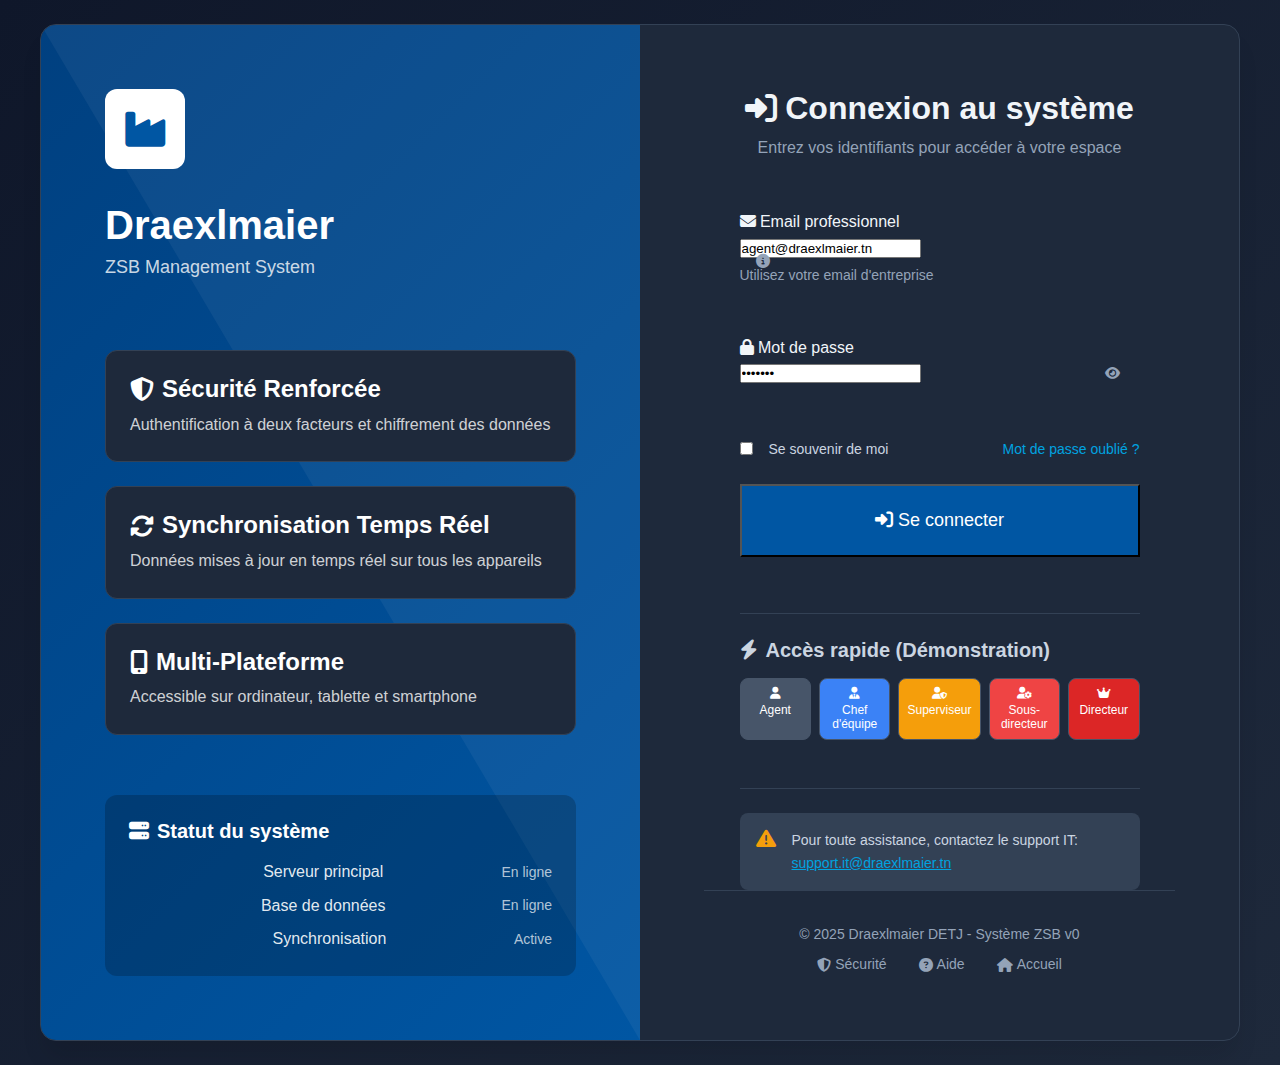
<file: index.html>
<!DOCTYPE html>
<html lang="fr">
<head>
    <meta charset="UTF-8">
    <meta name="viewport" content="width=device-width, initial-scale=1.0">
    <title>Connexion - ZSB Management System</title>
    <link rel="stylesheet" href="css/main.css">
    <link rel="stylesheet" href="css/auth.css">
    <link rel="stylesheet" href="https://cdnjs.cloudflare.com/ajax/libs/font-awesome/6.4.0/css/all.min.css">
    <link rel="icon" type="image/png" href="assets/favicon.ico">
</head>
<body class="auth-page">
    <div class="auth-container">
        <div class="auth-left">
            <!-- Logo et Information -->
            <div class="auth-brand">
                <div class="brand-logo">
                    <i class="fas fa-industry"></i>
                </div>
                <h1>Draexlmaier</h1>
                <p class="brand-subtitle">ZSB Management System</p>
            </div>
            
            <!-- Information Panneau -->
            <div class="auth-info">
                <div class="info-card">
                    <h3><i class="fas fa-shield-alt"></i> Sécurité Renforcée</h3>
                    <p>Authentification à deux facteurs et chiffrement des données</p>
                </div>
                
                <div class="info-card">
                    <h3><i class="fas fa-sync-alt"></i> Synchronisation Temps Réel</h3>
                    <p>Données mises à jour en temps réel sur tous les appareils</p>
                </div>
                
                <div class="info-card">
                    <h3><i class="fas fa-mobile-alt"></i> Multi-Plateforme</h3>
                    <p>Accessible sur ordinateur, tablette et smartphone</p>
                </div>
            </div>
            
            <!-- Statuts Système -->
            <div class="system-status">
                <h4><i class="fas fa-server"></i> Statut du système</h4>
                <div class="status-list">
                    <div class="status-item online">
                        <span class="status-dot"></span>
                        <span>Serveur principal</span>
                        <span class="status-time">En ligne</span>
                    </div>
                    <div class="status-item online">
                        <span class="status-dot"></span>
                        <span>Base de données</span>
                        <span class="status-time">En ligne</span>
                    </div>
                    <div class="status-item online">
                        <span class="status-dot"></span>
                        <span>Synchronisation</span>
                        <span class="status-time">Active</span>
                    </div>
                </div>
            </div>
        </div>
        
        <div class="auth-right">
            <!-- Formulaire Connexion -->
            <div class="login-form-container">
                <div class="form-header">
                    <h2><i class="fas fa-sign-in-alt"></i> Connexion au système</h2>
                    <p>Entrez vos identifiants pour accéder à votre espace</p>
                </div>
                
                <form id="loginForm" class="login-form">
                    <!-- Champ Email -->
                    <div class="form-group">
                        <label for="email">
                            <i class="fas fa-envelope"></i> Email professionnel
                        </label>
                        <div class="input-with-icon">
                            <input type="email" id="email" name="email" 
                                   placeholder="prenom.nom@draexlmaier.tn" 
                                   required autocomplete="username">
                            <div class="input-hint">
                                <i class="fas fa-info-circle"></i>
                                Utilisez votre email d'entreprise
                            </div>
                        </div>
                    </div>
                    
                    <!-- Champ Mot de passe -->
                    <div class="form-group">
                        <label for="password">
                            <i class="fas fa-lock"></i> Mot de passe
                        </label>
                        <div class="password-container">
                            <input type="password" id="password" name="password" 
                                   placeholder="••••••••" 
                                   required autocomplete="current-password">
                            <button type="button" class="toggle-password" 
                                    onclick="togglePasswordVisibility()">
                                <i class="fas fa-eye"></i>
                            </button>
                        </div>
                    </div>
                    
                    <!-- Options -->
                    <div class="form-options">
                        <label class="checkbox-container">
                            <input type="checkbox" id="remember" name="remember">
                            <span class="checkmark"></span>
                            <span class="checkbox-label">Se souvenir de moi</span>
                        </label>
                        <a href="#" class="forgot-link">Mot de passe oublié ?</a>
                    </div>
                    
                    <!-- Bouton Connexion -->
                    <button type="submit" class="btn-primary btn-full btn-lg" id="loginBtn">
                        <span class="btn-text">
                            <i class="fas fa-sign-in-alt"></i> Se connecter
                        </span>
                        <span class="btn-loader" style="display: none;">
                            <i class="fas fa-spinner fa-spin"></i> Connexion...
                        </span>
                    </button>
                    
                    <!-- Démos Rapides -->
                    <div class="demo-section">
                        <h4><i class="fas fa-bolt"></i> Accès rapide (Démonstration)</h4>
                        <div class="demo-buttons">
                            <button type="button" class="demo-btn agent" 
                                    onclick="fillDemoCredentials('agent@draexlmaier.tn', 'drax123')">
                                <i class="fas fa-user"></i> Agent
                            </button>
                            <button type="button" class="demo-btn chef" 
                                    onclick="fillDemoCredentials('chef@draexlmaier.tn', 'drax123')">
                                <i class="fas fa-user-tie"></i> Chef d'équipe
                            </button>
                            <button type="button" class="demo-btn supervisor" 
                                    onclick="fillDemoCredentials('superviseur@draexlmaier.tn', 'drax123')">
                                <i class="fas fa-user-shield"></i> Superviseur
                            </button>
                            <button type="button" class="demo-btn sousdir" 
                                    onclick="fillDemoCredentials('sousdir@draexlmaier.tn', 'drax123')">
                                <i class="fas fa-user-cog"></i> Sous-directeur
                            </button>
                            <button type="button" class="demo-btn directeur" 
                                    onclick="fillDemoCredentials('directeur@draexlmaier.tn', 'drax123')">
                                <i class="fas fa-crown"></i> Directeur
                            </button>
                        </div>
                    </div>
                </form>
                
                <!-- Messages d'erreur/succès -->
                <div id="messageContainer">
                    <div id="errorMessage" class="message error" style="display: none;"></div>
                    <div id="successMessage" class="message success" style="display: none;"></div>
                </div>
                
                <!-- Information supplémentaire -->
                <div class="additional-info">
                    <div class="info-tip">
                        <i class="fas fa-exclamation-triangle"></i>
                        <p>Pour toute assistance, contactez le support IT: 
                           <a href="mailto:support.it@draexlmaier.tn">support.it@draexlmaier.tn</a>
                        </p>
                    </div>
                </div>
            </div>
            
            <!-- Pied de page -->
            <footer class="auth-footer">
                <p>&copy; 2025 Draexlmaier DETJ - Système ZSB v0</p>
                <div class="footer-links">
                    <a href="#"><i class="fas fa-shield-alt"></i> Sécurité</a>
                    <a href="#"><i class="fas fa-question-circle"></i> Aide</a>
                    <a href="index.html"><i class="fas fa-home"></i> Accueil</a>
                </div>
            </footer>
        </div>
    </div>

    <script src="js/supabase.js"></script>
    <script src="js/auth.js"></script>
    <script>
        // التحقق من الجلسة النشطة
        async function checkActiveSession() {
            const { data: { session } } = await window.supabaseClient.auth.getSession();
            if (session) {
                const userRole = localStorage.getItem('user_role');
                redirectToDashboard(userRole);
            }
        }
        
        // تعبئة بيانات الديمو
        function fillDemoCredentials(email, password) {
            document.getElementById('email').value = email;
            document.getElementById('password').value = password;
            showMessage('Compte de démonstration chargé', 'success');
        }
        
        // تبديل عرض كلمة المرور
        function togglePasswordVisibility() {
            const passwordInput = document.getElementById('password');
            const toggleIcon = document.querySelector('.toggle-password i');
            
            if (passwordInput.type === 'password') {
                passwordInput.type = 'text';
                toggleIcon.className = 'fas fa-eye-slash';
            } else {
                passwordInput.type = 'password';
                toggleIcon.className = 'fas fa-eye';
            }
        }
        
        // عرض الرسائل
        function showMessage(text, type = 'error') {
            const messageElement = type === 'error' ? 
                document.getElementById('errorMessage') : 
                document.getElementById('successMessage');
            
            const otherElement = type === 'error' ? 
                document.getElementById('successMessage') : 
                document.getElementById('errorMessage');
            
            // إخفاء الرسالة الأخرى
            otherElement.style.display = 'none';
            
            // عرض الرسالة الحالية
            messageElement.textContent = text;
            messageElement.style.display = 'block';
            
            // إخفاء الرسالة بعد 5 ثوان
            setTimeout(() => {
                messageElement.style.display = 'none';
            }, 5000);
        }
        
        // توجيه للداشبورد المناسب
        function redirectToDashboard(role) {
            const dashboards = {
                'Agent': 'agent.html',
                'Chef d\'équipe': 'chef.html',
                'Superviseur': 'superviseur.html',
                'Sous-directeur': 'sousdir.html',
                'Directeur': 'directeur.html'
            };
            
            if (dashboards[role]) {
                window.location.href = dashboards[role];
            } else {
                showMessage('Rôle non reconnu. Contactez le support.', 'error');
            }
        }
        
        // معالجة تسجيل الدخول
        document.getElementById('loginForm').addEventListener('submit', async function(e) {
            e.preventDefault();
            
            const email = document.getElementById('email').value.trim();
            const password = document.getElementById('password').value;
            const loginBtn = document.getElementById('loginBtn');
            const btnText = document.querySelector('.btn-text');
            const btnLoader = document.querySelector('.btn-loader');
            
            // التحقق من المدخلات
            if (!email || !password) {
                showMessage('Veuillez remplir tous les champs', 'error');
                return;
            }
            
            // عرض حالة التحميل
            btnText.style.display = 'none';
            btnLoader.style.display = 'inline-block';
            loginBtn.disabled = true;
            
            try {
                // استخدام AuthManager من auth.js
                const result = await window.authManager.login(email, password);
                
                if (result.success) {
                    showMessage('Connexion réussie ! Redirection...', 'success');
                    
                    // تأخير للسماح بقراءة الرسالة
                    setTimeout(() => {
                        redirectToDashboard(result.user.role);
                    }, 1500);
                }
            } catch (error) {
                showMessage(error.message, 'error');
            } finally {
                // إعادة عرض زر التحميل
                btnText.style.display = 'inline-block';
                btnLoader.style.display = 'none';
                loginBtn.disabled = false;
            }
        });
        
        // تحميل الصفحة
        document.addEventListener('DOMContentLoaded', () => {
            checkActiveSession();
            
            // تعبئة تلقائية للبيئة المحلية
            if (window.location.hostname === 'localhost' || window.location.hostname === '127.0.0.1') {
                document.getElementById('email').value = 'agent@draexlmaier.tn';
                document.getElementById('password').value = 'drax123';
            }
        });
    </script>
</body>
</html>
</file>
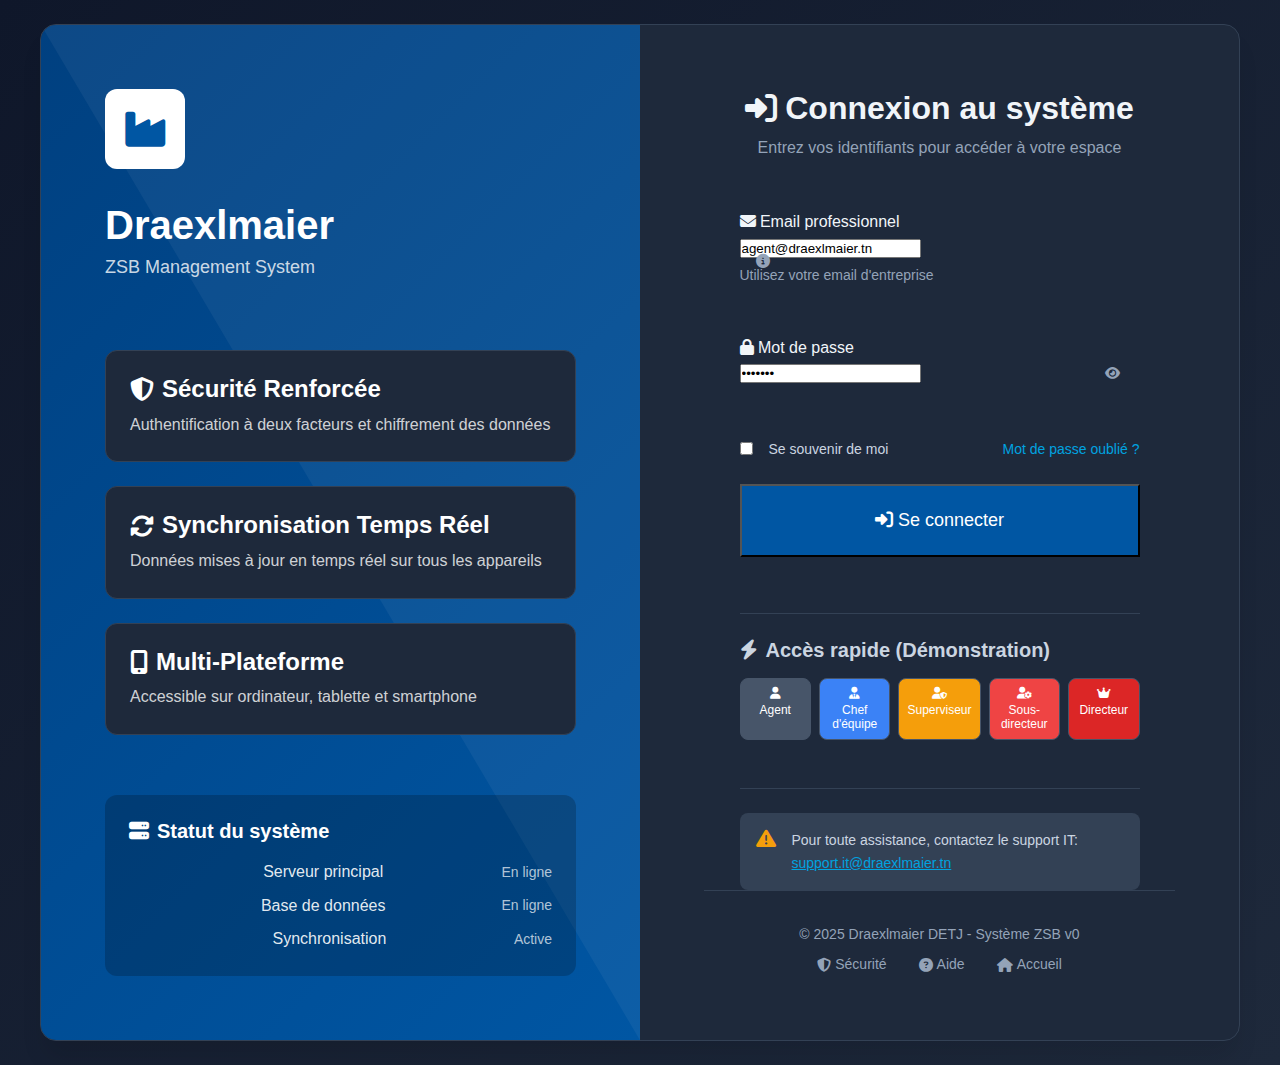
<file: login.html>
<!DOCTYPE html>
<html lang="fr">
<head>
    <meta charset="UTF-8">
    <meta name="viewport" content="width=device-width, initial-scale=1.0">
    <title>Connexion - Draexlmaier ZSB</title>
    <link rel="stylesheet" href="css/main.css">
    <link rel="stylesheet" href="css/auth.css">
    <link rel="stylesheet" href="https://cdnjs.cloudflare.com/ajax/libs/font-awesome/6.4.0/css/all.min.css">
    <link rel="icon" type="image/png" href="assets/favicon.ico">
</head>
<body class="auth-page">
    <div class="auth-container">
        <div class="auth-left">
            <!-- Logo et Information -->
            <div class="auth-brand">
                <div class="brand-logo">
                    <i class="fas fa-industry"></i>
                </div>
                <h1>Draexlmaier</h1>
                <p class="brand-subtitle">ZSB Management System</p>
            </div>
            
            <!-- Information Panneau -->
            <div class="auth-info">
                <div class="info-card">
                    <h3><i class="fas fa-shield-alt"></i> Sécurité Renforcée</h3>
                    <p>Authentification à deux facteurs et chiffrement des données</p>
                </div>
                
                <div class="info-card">
                    <h3><i class="fas fa-sync-alt"></i> Synchronisation Temps Réel</h3>
                    <p>Données mises à jour en temps réel sur tous les appareils</p>
                </div>
                
                <div class="info-card">
                    <h3><i class="fas fa-mobile-alt"></i> Multi-Plateforme</h3>
                    <p>Accessible sur ordinateur, tablette et smartphone</p>
                </div>
            </div>
            
            <!-- Statuts Système -->
            <div class="system-status">
                <h4><i class="fas fa-server"></i> Statut du système</h4>
                <div class="status-list">
                    <div class="status-item online">
                        <span class="status-dot"></span>
                        <span>Serveur principal</span>
                        <span class="status-time">En ligne</span>
                    </div>
                    <div class="status-item online">
                        <span class="status-dot"></span>
                        <span>Base de données</span>
                        <span class="status-time">En ligne</span>
                    </div>
                    <div class="status-item online">
                        <span class="status-dot"></span>
                        <span>Synchronisation</span>
                        <span class="status-time">Active</span>
                    </div>
                </div>
            </div>
        </div>
        
        <div class="auth-right">
            <!-- Formulaire Connexion -->
            <div class="login-form-container">
                <div class="form-header">
                    <h2><i class="fas fa-sign-in-alt"></i> Connexion au système</h2>
                    <p>Entrez vos identifiants pour accéder à votre espace</p>
                </div>
                
                <form id="loginForm" class="login-form">
                    <!-- Champ Email -->
                    <div class="form-group">
                        <label for="email">
                            <i class="fas fa-envelope"></i> Email professionnel
                        </label>
                        <div class="input-with-icon">
                            <input type="email" id="email" name="email" 
                                   placeholder="prenom.nom@draexlmaier.ma" 
                                   required autocomplete="username">
                            <div class="input-hint">
                                <i class="fas fa-info-circle"></i>
                                Utilisez votre email d'entreprise
                            </div>
                        </div>
                    </div>
                    
                    <!-- Champ Mot de passe -->
                    <div class="form-group">
                        <label for="password">
                            <i class="fas fa-lock"></i> Mot de passe
                        </label>
                        <div class="password-container">
                            <input type="password" id="password" name="password" 
                                   placeholder="••••••••" 
                                   required autocomplete="current-password">
                            <button type="button" class="toggle-password" 
                                    onclick="togglePasswordVisibility()">
                                <i class="fas fa-eye"></i>
                            </button>
                        </div>
                    </div>
                    
                    <!-- Options -->
                    <div class="form-options">
                        <label class="checkbox-container">
                            <input type="checkbox" id="remember" name="remember">
                            <span class="checkmark"></span>
                            <span class="checkbox-label">Se souvenir de moi</span>
                        </label>
                        <a href="#" class="forgot-link">Mot de passe oublié ?</a>
                    </div>
                    
                    <!-- Bouton Connexion -->
                    <button type="submit" class="btn-primary btn-full btn-lg" id="loginBtn">
                        <span class="btn-text">
                            <i class="fas fa-sign-in-alt"></i> Se connecter
                        </span>
                        <span class="btn-loader" style="display: none;">
                            <i class="fas fa-spinner fa-spin"></i> Connexion...
                        </span>
                    </button>
                    
                    <!-- Démos Rapides -->
                    <div class="demo-section">
                        <h4><i class="fas fa-bolt"></i> Accès rapide (Démonstration)</h4>
                        <div class="demo-buttons">
                            <button type="button" class="demo-btn agent" 
                                    onclick="fillDemoCredentials('agent@draexlmaier.ma', 'drax123')">
                                <i class="fas fa-user"></i> Agent
                            </button>
                            <button type="button" class="demo-btn chef" 
                                    onclick="fillDemoCredentials('chef@draexlmaier.ma', 'drax123')">
                                <i class="fas fa-user-tie"></i> Chef d'équipe
                            </button>
                            <button type="button" class="demo-btn supervisor" 
                                    onclick="fillDemoCredentials('superviseur@draexlmaier.ma', 'drax123')">
                                <i class="fas fa-user-shield"></i> Superviseur
                            </button>
                            <button type="button" class="demo-btn sousdir" 
                                    onclick="fillDemoCredentials('sousdir@draexlmaier.ma', 'drax123')">
                                <i class="fas fa-user-cog"></i> Sous-directeur
                            </button>
                            <button type="button" class="demo-btn directeur" 
                                    onclick="fillDemoCredentials('directeur@draexlmaier.ma', 'drax123')">
                                <i class="fas fa-crown"></i> Directeur
                            </button>
                        </div>
                    </div>
                </form>
                
                <!-- Messages d'erreur/succès -->
                <div id="messageContainer">
                    <div id="errorMessage" class="message error" style="display: none;"></div>
                    <div id="successMessage" class="message success" style="display: none;"></div>
                </div>
                
                <!-- Information supplémentaire -->
                <div class="additional-info">
                    <div class="info-tip">
                        <i class="fas fa-exclamation-triangle"></i>
                        <p>Pour toute assistance, contactez le support IT: 
                           <a href="mailto:support.it@draexlmaier.ma">support.it@draexlmaier.ma</a>
                        </p>
                    </div>
                </div>
            </div>
            
            <!-- Pied de page -->
            <footer class="auth-footer">
                <p>&copy; 2024 Draexlmaier Maroc - Système ZSB v2.0</p>
                <div class="footer-links">
                    <a href="#"><i class="fas fa-shield-alt"></i> Sécurité</a>
                    <a href="#"><i class="fas fa-question-circle"></i> Aide</a>
                    <a href="index.html"><i class="fas fa-home"></i> Accueil</a>
                </div>
            </footer>
        </div>
    </div>

    <script src="js/supabase.js"></script>
    <script src="js/auth.js"></script>
    <script>
        // التحقق من الجلسة النشطة
        async function checkActiveSession() {
            const { data: { session } } = await window.supabaseClient.auth.getSession();
            if (session) {
                const userRole = localStorage.getItem('user_role');
                redirectToDashboard(userRole);
            }
        }
        
        // تعبئة بيانات الديمو
        function fillDemoCredentials(email, password) {
            document.getElementById('email').value = email;
            document.getElementById('password').value = password;
            showMessage('Compte de démonstration chargé', 'success');
        }
        
        // تبديل عرض كلمة المرور
        function togglePasswordVisibility() {
            const passwordInput = document.getElementById('password');
            const toggleIcon = document.querySelector('.toggle-password i');
            
            if (passwordInput.type === 'password') {
                passwordInput.type = 'text';
                toggleIcon.className = 'fas fa-eye-slash';
            } else {
                passwordInput.type = 'password';
                toggleIcon.className = 'fas fa-eye';
            }
        }
        
        // عرض الرسائل
        function showMessage(text, type = 'error') {
            const messageElement = type === 'error' ? 
                document.getElementById('errorMessage') : 
                document.getElementById('successMessage');
            
            const otherElement = type === 'error' ? 
                document.getElementById('successMessage') : 
                document.getElementById('errorMessage');
            
            // إخفاء الرسالة الأخرى
            otherElement.style.display = 'none';
            
            // عرض الرسالة الحالية
            messageElement.textContent = text;
            messageElement.style.display = 'block';
            
            // إخفاء الرسالة بعد 5 ثوان
            setTimeout(() => {
                messageElement.style.display = 'none';
            }, 5000);
        }
        
        // توجيه للداشبورد المناسب
        function redirectToDashboard(role) {
            const dashboards = {
                'Agent': 'agent.html',
                'Chef d\'équipe': 'chef.html',
                'Superviseur': 'superviseur.html',
                'Sous-directeur': 'sousdir.html',
                'Directeur': 'directeur.html'
            };
            
            if (dashboards[role]) {
                window.location.href = dashboards[role];
            } else {
                showMessage('Rôle non reconnu. Contactez le support.', 'error');
            }
        }
        
        // معالجة تسجيل الدخول
        document.getElementById('loginForm').addEventListener('submit', async function(e) {
            e.preventDefault();
            
            const email = document.getElementById('email').value.trim();
            const password = document.getElementById('password').value;
            const loginBtn = document.getElementById('loginBtn');
            const btnText = document.querySelector('.btn-text');
            const btnLoader = document.querySelector('.btn-loader');
            
            // التحقق من المدخلات
            if (!email || !password) {
                showMessage('Veuillez remplir tous les champs', 'error');
                return;
            }
            
            // عرض حالة التحميل
            btnText.style.display = 'none';
            btnLoader.style.display = 'inline-block';
            loginBtn.disabled = true;
            
            try {
                // استخدام AuthManager من auth.js
                const result = await window.authManager.login(email, password);
                
                if (result.success) {
                    showMessage('Connexion réussie ! Redirection...', 'success');
                    
                    // تأخير للسماح بقراءة الرسالة
                    setTimeout(() => {
                        redirectToDashboard(result.user.role);
                    }, 1500);
                }
            } catch (error) {
                showMessage(error.message, 'error');
            } finally {
                // إعادة عرض زر التحميل
                btnText.style.display = 'inline-block';
                btnLoader.style.display = 'none';
                loginBtn.disabled = false;
            }
        });
        
        // تحميل الصفحة
        document.addEventListener('DOMContentLoaded', () => {
            checkActiveSession();
            
            // تعبئة تلقائية للبيئة المحلية
            if (window.location.hostname === 'localhost' || window.location.hostname === '127.0.0.1') {
                document.getElementById('email').value = 'agent@draexlmaier.ma';
                document.getElementById('password').value = 'drax123';
            }
        });
    </script>
</body>
</html>
</file>
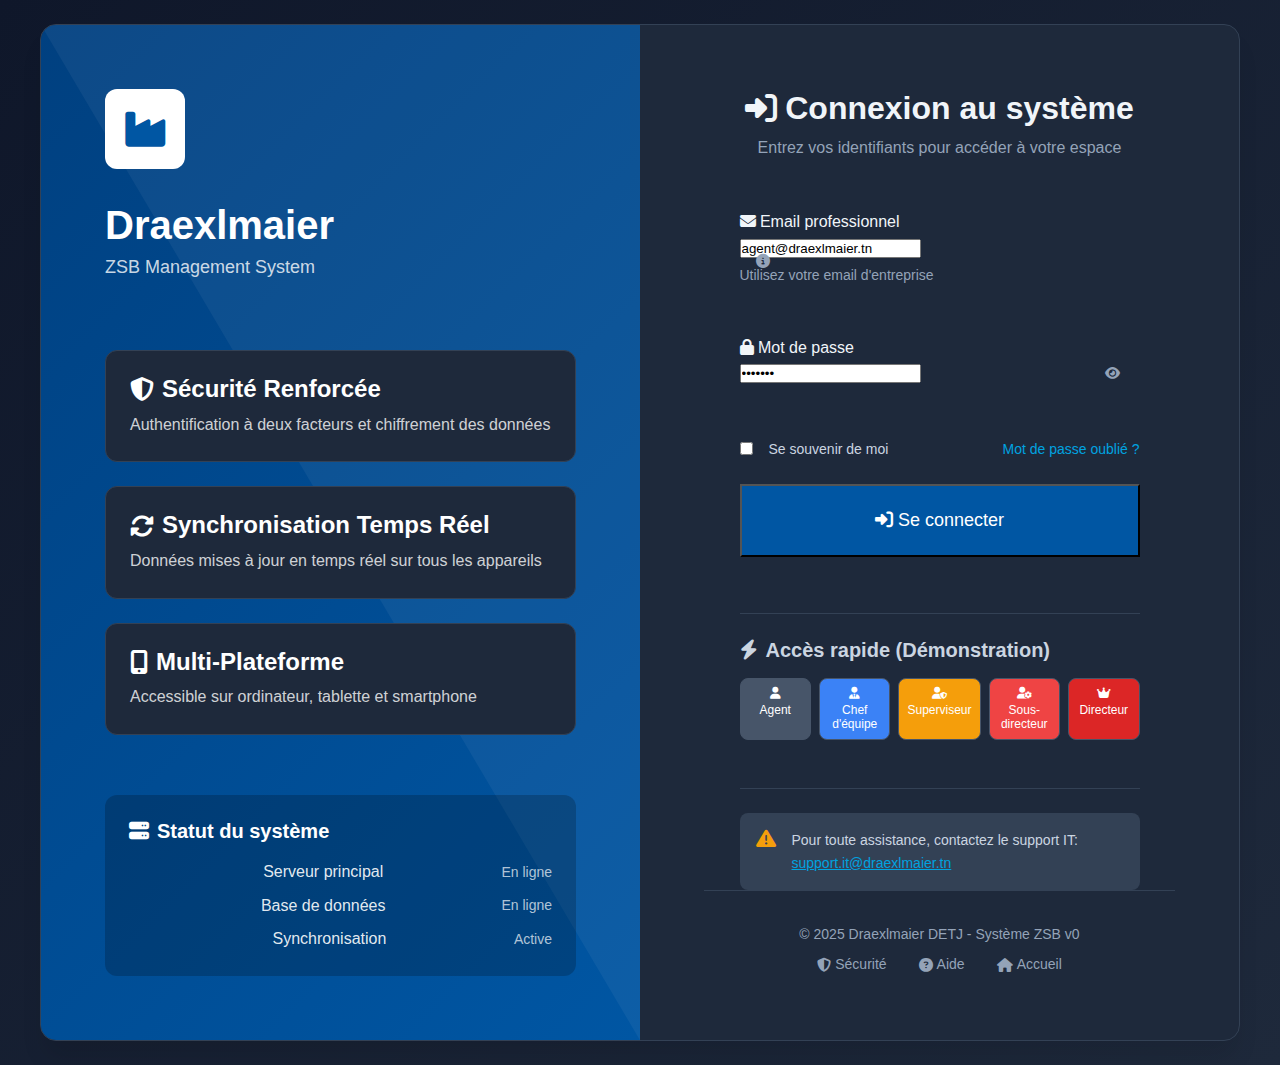
<file: setup.html>
<!DOCTYPE html>
<html lang="fr">
<head>
    <meta charset="UTF-8">
    <meta name="viewport" content="width=device-width, initial-scale=1.0">
    <title>Configuration Profil - Draexlmaier</title>
    <link rel="stylesheet" href="css/main.css">
    <link rel="stylesheet" href="css/auth.css">
    <link rel="stylesheet" href="https://cdnjs.cloudflare.com/ajax/libs/font-awesome/6.4.0/css/all.min.css">
    <link rel="icon" type="image/png" href="assets/favicon.ico">
</head>
<body class="setup-page">
    <div class="setup-container">
        <!-- Barre de progression -->
        <div class="progress-container">
            <div class="progress-steps">
                <div class="step active" data-step="1">
                    <div class="step-number">1</div>
                    <div class="step-label">Informations personnelles</div>
                </div>
                <div class="step" data-step="2">
                    <div class="step-number">2</div>
                    <div class="step-label">Configuration professionnelle</div>
                </div>
                <div class="step" data-step="3">
                    <div class="step-number">3</div>
                    <div class="step-label">Sécurité et validation</div>
                </div>
            </div>
            <div class="progress-bar">
                <div class="progress-fill" id="progressFill" style="width: 0%"></div>
            </div>
        </div>

        <!-- Formulaire principal -->
        <div class="setup-form-wrapper">
            <div class="setup-header">
                <div class="header-content">
                    <h1><i class="fas fa-user-cog"></i> Configuration de votre profil</h1>
                    <p>Complétez ces informations pour activer votre compte</p>
                </div>
                <div class="user-preview">
                    <div class="avatar-preview">
                        <i class="fas fa-user"></i>
                    </div>
                    <div class="user-info-preview">
                        <strong id="previewName">Nouvel utilisateur</strong>
                        <small id="previewRole">Chargement...</small>
                    </div>
                </div>
            </div>

            <!-- Étape 1: Informations personnelles -->
            <div id="step1" class="setup-step active">
                <div class="step-header">
                    <h2><i class="fas fa-id-card"></i> Informations personnelles</h2>
                    <p>Veuillez saisir vos informations d'identification</p>
                </div>

                <div class="form-grid">
                    <div class="form-group">
                        <label for="full_name">
                            <i class="fas fa-user"></i> Nom complet *
                        </label>
                        <input type="text" id="full_name" 
                               placeholder="Prénom Nom"
                               required
                               oninput="updatePreview()">
                        <small class="form-hint">Tel qu'il apparaîtra dans le système</small>
                    </div>

                    <div class="form-group">
                        <label for="matricule">
                            <i class="fas fa-id-badge"></i> Matricule
                        </label>
                        <input type="text" id="matricule" 
                               placeholder="Votre numéro de matricule"
                               oninput="updatePreview()">
                    </div>

                    <div class="form-group">
                        <label for="phone">
                            <i class="fas fa-phone"></i> Téléphone
                        </label>
                        <input type="tel" id="phone" 
                               placeholder="06 XX XX XX XX"
                               pattern="[0-9]{10}">
                        <small class="form-hint">Format: 0612345678</small>
                    </div>

                    <div class="form-group">
                        <label for="hire_date">
                            <i class="fas fa-calendar-alt"></i> Date d'entrée
                        </label>
                        <input type="date" id="hire_date">
                    </div>
                </div>

                <div class="step-actions">
                    <button type="button" class="btn-secondary" onclick="logout()">
                        <i class="fas fa-sign-out-alt"></i> Annuler
                    </button>
                    <button type="button" class="btn-primary" onclick="nextStep()">
                        Suivant <i class="fas fa-arrow-right"></i>
                    </button>
                </div>
            </div>

            <!-- Étape 2: Configuration professionnelle -->
            <div id="step2" class="setup-step">
                <div class="step-header">
                    <h2><i class="fas fa-briefcase"></i> Configuration professionnelle</h2>
                    <p>Configurez vos paramètres de travail selon votre rôle</p>
                </div>

                <!-- Configuration selon le rôle -->
                <div id="roleConfiguration"></div>

                <div class="step-actions">
                    <button type="button" class="btn-secondary" onclick="prevStep()">
                        <i class="fas fa-arrow-left"></i> Précédent
                    </button>
                    <button type="button" class="btn-primary" onclick="nextStep()">
                        Suivant <i class="fas fa-arrow-right"></i>
                    </button>
                </div>
            </div>

            <!-- Étape 3: Sécurité et validation -->
            <div id="step3" class="setup-step">
                <div class="step-header">
                    <h2><i class="fas fa-shield-alt"></i> Sécurité du compte</h2>
                    <p>Définissez un mot de passe sécurisé pour votre compte</p>
                </div>

                <div class="form-grid">
                    <div class="form-group">
                        <label for="new_password">
                            <i class="fas fa-key"></i> Nouveau mot de passe *
                        </label>
                        <div class="password-container">
                            <input type="password" id="new_password" 
                                   minlength="8" 
                                   required
                                   oninput="checkPasswordStrength()">
                            <div class="password-strength" id="passwordStrength">
                                <div class="strength-bar"></div>
                                <span class="strength-text">Force: Faible</span>
                            </div>
                        </div>
                        <small class="form-hint">Minimum 8 caractères avec chiffres et lettres</small>
                    </div>

                    <div class="form-group">
                        <label for="confirm_password">
                            <i class="fas fa-check-circle"></i> Confirmer le mot de passe *
                        </label>
                        <input type="password" id="confirm_password" 
                               required
                               oninput="checkPasswordMatch()">
                        <div class="match-status" id="passwordMatch">
                            <i class="fas fa-times"></i> Les mots de passe ne correspondent pas
                        </div>
                    </div>
                </div>

                <!-- Récapitulatif -->
                <div class="summary-section">
                    <h3><i class="fas fa-check-circle"></i> Récapitulatif de configuration</h3>
                    <div class="summary-card">
                        <div class="summary-content" id="setupSummary">
                            <!-- Rempli dynamiquement -->
                        </div>
                    </div>
                </div>

                <div class="step-actions">
                    <button type="button" class="btn-secondary" onclick="prevStep()">
                        <i class="fas fa-arrow-left"></i> Précédent
                    </button>
                    <button type="submit" class="btn-primary" id="saveBtn" onclick="saveSetup()">
                        <i class="fas fa-save"></i> Enregistrer la configuration
                    </button>
                </div>
            </div>
        </div>

        <!-- Panneau d'information -->
        <div class="setup-sidebar">
            <!-- Informations importantes -->
            <div class="info-card">
                <h4><i class="fas fa-info-circle"></i> Informations importantes</h4>
                <ul class="info-list">
                    <li>
                        <i class="fas fa-exclamation-triangle warning"></i>
                        <span>Tous les champs marqués * sont obligatoires</span>
                    </li>
                    <li>
                        <i class="fas fa-sync-alt"></i>
                        <span>Vous pourrez modifier ces informations ultérieurement</span>
                    </li>
                    <li>
                        <i class="fas fa-shield-alt"></i>
                        <span>Votre mot de passe doit contenir au moins 8 caractères</span>
                    </li>
                    <li>
                        <i class="fas fa-industry"></i>
                        <span>Contactez votre supérieur pour les affectations de lignes</span>
                    </li>
                </ul>
            </div>

            <!-- Aide et support -->
            <div class="help-card">
                <h4><i class="fas fa-life-ring"></i> Besoin d'aide ?</h4>
                <p>Contactez notre équipe de support:</p>
                <div class="contact-info">
                    <p>
                        <i class="fas fa-phone"></i>
                        <a href="tel:+212522123456">0522 12 34 56</a>
                    </p>
                    <p>
                        <i class="fas fa-envelope"></i>
                        <a href="mailto:support.it@draexlmaier.ma">support.it@draexlmaier.ma</a>
                    </p>
                    <p>
                        <i class="fas fa-clock"></i>
                        Support disponible 7j/7, 8h-20h
                    </p>
                </div>
            </div>

            <!-- Étapes suivantes -->
            <div class="next-steps-card">
                <h4><i class="fas fa-road"></i> Étapes suivantes</h4>
                <ol class="steps-list">
                    <li>Validation de votre profil</li>
                    <li>Accès à votre tableau de bord</li>
                    <li>Formation système (optionnelle)</li>
                    <li>Mise en production</li>
                </ol>
            </div>
        </div>
    </div>

    <!-- Modale de confirmation -->
    <div id="confirmationModal" class="modal">
        <div class="modal-content">
            <div class="modal-header">
                <h3><i class="fas fa-check-circle success"></i> Configuration terminée</h3>
                <button class="close-modal" onclick="closeModal()">
                    <i class="fas fa-times"></i>
                </button>
            </div>
            <div class="modal-body">
                <div class="success-animation">
                    <i class="fas fa-check-circle"></i>
                </div>
                <h4>Votre profil a été configuré avec succès !</h4>
                <p>Vous allez être redirigé vers votre tableau de bord dans quelques secondes.</p>
                <div class="redirect-countdown">
                    <i class="fas fa-clock"></i>
                    Redirection dans <span id="countdown">5</span> secondes
                </div>
            </div>
            <div class="modal-actions">
                <button class="btn-secondary" onclick="closeModal()">
                    Rester sur cette page
                </button>
                <button class="btn-primary" onclick="redirectNow()">
                    <i class="fas fa-rocket"></i> Accéder maintenant
                </button>
            </div>
        </div>
    </div>

    <script src="js/supabase.js"></script>
    <script src="js/auth.js"></script>
    <script>
        let currentStep = 1;
        let userData = null;
        let userRole = null;

        // تهيئة الصفحة
        async function initPage() {
            try {
                // التحقق من المصادقة
                if (!window.authManager || !window.authManager.currentUser) {
                    window.location.href = 'index.html';
                    return;
                }

                userData = window.authManager.currentProfile;
                userRole = userData.role;
                
                // تحديث المعاينة
                updatePreview();
                
                // تحميل التكوين حسب الدور
                loadRoleConfiguration();
                
                // تحديث شريط التقدم
                updateProgressBar();
                
            } catch (error) {
                console.error('Initialization error:', error);
                window.location.href = 'index.html';
            }
        }

        // تحديث معاينة المستخدم
        function updatePreview() {
            const name = document.getElementById('full_name').value || userData.full_name;
            document.getElementById('previewName').textContent = name || 'Nouvel utilisateur';
            document.getElementById('previewRole').textContent = userRole || 'Chargement...';
        }

        // تحميل التكوين حسب الدور
        function loadRoleConfiguration() {
            const container = document.getElementById('roleConfiguration');
            let html = '';

            switch(userRole) {
                case 'Agent':
                    html = `
                        <div class="role-config-section">
                            <h4><i class="fas fa-industry"></i> Configuration Agent Production</h4>
                            
                            <div class="form-row">
                                <div class="form-group">
                                    <label for="shift">Shift *</label>
                                    <select id="shift" required>
                                        <option value="">Sélectionnez un shift</option>
                                        <option value="Shift A">Shift A (06:00 - 14:00)</option>
                                        <option value="Shift B">Shift B (14:00 - 22:00)</option>
                                    </select>
                                </div>
                                
                                <div class="form-group">
                                    <label for="department">Département *</label>
                                    <select id="department" required onchange="loadDepartmentLines()">
                                        <option value="">Sélectionnez un département</option>
                                        <option value="INR">INR</option>
                                        <option value="THS">THS</option>
                                        <option value="COCPIT">COCPIT</option>
                                        <option value="BASIS">BASIS</option>
                                        <option value="MM">MM</option>
                                    </select>
                                </div>
                            </div>
                            
                            <div class="form-group">
                                <label for="production_line">Ligne de production *</label>
                                <select id="production_line" required>
                                    <option value="">Sélectionnez d'abord un département</option>
                                </select>
                                <small>Vous serez responsable de cette ligne</small>
                            </div>
                            
                            <div class="form-group">
                                <label for="line_side">Côté de la ligne</label>
                                <select id="line_side">
                                    <option value="Gauche">Côté gauche</option>
                                    <option value="Droite">Côté droit</option>
                                    <option value="Complet">Ligne complète</option>
                                </select>
                                <small>Détermine votre zone de travail sur la ligne</small>
                            </div>
                            
                            <div class="form-group">
                                <label for="supervisor_id">Superviseur assigné</label>
                                <select id="supervisor_id">
                                    <option value="">Auto-assignation</option>
                                    <!-- Rempli dynamiquement -->
                                </select>
                            </div>
                        </div>
                    `;
                    break;

                case 'Chef d\'équipe':
                    html = `
                        <div class="role-config-section">
                            <h4><i class="fas fa-user-tie"></i> Configuration Chef d'Équipe</h4>
                            
                            <div class="form-row">
                                <div class="form-group">
                                    <label for="shift">Shift *</label>
                                    <select id="shift" required>
                                        <option value="">Sélectionnez un shift</option>
                                        <option value="Shift A">Shift A</option>
                                        <option value="Shift B">Shift B</option>
                                    </select>
                                </div>
                                
                                <div class="form-group">
                                    <label for="managed_departments">Départements gérés *</label>
                                    <select id="managed_departments" multiple required>
                                        <option value="INR">INR</option>
                                        <option value="THS">THS</option>
                                        <option value="COCPIT">COCPIT</option>
                                        <option value="BASIS">BASIS</option>
                                        <option value="MM">MM</option>
                                    </select>
                                    <small>Maintenez Ctrl (Cmd sur Mac) pour sélectionner plusieurs</small>
                                </div>
                            </div>
                            
                            <div class="form-group">
                                <label for="managed_lines">Lignes sous responsabilité</label>
                                <input type="text" id="managed_lines" 
                                       placeholder="Ex: Line 1, Line 3, Line 5">
                                <small>Séparez par des virgules</small>
                            </div>
                            
                            <div class="form-group">
                                <label for="max_agents">Nombre maximum d'agents</label>
                                <input type="number" id="max_agents" min="1" max="50" value="20">
                                <small>Nombre d'agents que vous pouvez superviser</small>
                            </div>
                        </div>
                    `;
                    break;

                case 'Superviseur':
                    html = `
                        <div class="role-config-section">
                            <h4><i class="fas fa-user-shield"></i> Configuration Superviseur</h4>
                            
                            <div class="form-group">
                                <label for="work_type">Type de travail *</label>
                                <select id="work_type" required>
                                    <option value="administratif">Horaire administratif</option>
                                    <option value="shift">Travail par shift</option>
                                </select>
                            </div>
                            
                            <div class="form-row">
                                <div class="form-group">
                                    <label for="supervised_departments">Départements supervisés *</label>
                                    <select id="supervised_departments" multiple required>
                                        <option value="INR">INR</option>
                                        <option value="THS">THS</option>
                                        <option value="COCPIT">COCPIT</option>
                                        <option value="BASIS">BASIS</option>
                                        <option value="MM">MM</option>
                                    </select>
                                </div>
                                
                                <div class="form-group">
                                    <label for="office_location">Bureau assigné</label>
                                    <select id="office_location">
                                        <option value="Bureau ZSB 1">Bureau ZSB 1</option>
                                        <option value="Bureau ZSB 2">Bureau ZSB 2</option>
                                        <option value="Bureau Superviseurs">Bureau Superviseurs</option>
                                    </select>
                                </div>
                            </div>
                            
                            <div class="form-group">
                                <label for="supervisor_level">Niveau de supervision</label>
                                <select id="supervisor_level">
                                    <option value="Niveau 1">Niveau 1 (Junior)</option>
                                    <option value="Niveau 2">Niveau 2 (Senior)</option>
                                    <option value="Niveau 3">Niveau 3 (Principal)</option>
                                </select>
                            </div>
                        </div>
                    `;
                    break;

                case 'Sous-directeur':
                case 'Directeur':
                    html = `
                        <div class="role-config-section">
                            <h4><i class="fas fa-user-cog"></i> Configuration Direction</h4>
                            
                            <div class="form-group">
                                <label for="work_type">Type de travail *</label>
                                <select id="work_type" required>
                                    <option value="administratif">Horaire administratif</option>
                                </select>
                            </div>
                            
                            <div class="form-row">
                                <div class="form-group">
                                    <label for="office_location">Bureau *</label>
                                    <select id="office_location" required>
                                        <option value="Bureau Direction 1">Bureau Direction 1</option>
                                        <option value="Bureau Direction 2">Bureau Direction 2</option>
                                        <option value="Bureau Directeur">Bureau Directeur</option>
                                    </select>
                                </div>
                                
                                <div class="form-group">
                                    <label for="access_level">Niveau d'accès *</label>
                                    <select id="access_level" required>
                                        <option value="Niveau 1">Niveau 1 - Données département</option>
                                        <option value="Niveau 2">Niveau 2 - Données ZSB</option>
                                        <option value="Niveau 3">Niveau 3 - Données complètes</option>
                                    </select>
                                </div>
                            </div>
                            
                            <div class="form-group">
                                <label for="reporting_frequency">Fréquence de reporting</label>
                                <select id="reporting_frequency">
                                    <option value="quotidien">Quotidien</option>
                                    <option value="hebdomadaire">Hebdomadaire</option>
                                    <option value="mensuel">Mensuel</option>
                                </select>
                            </div>
                        </div>
                    `;
                    break;

                default:
                    html = '<p>Configuration non disponible pour votre rôle.</p>';
            }

            container.innerHTML = html;
            
            // تعبئة البيانات الموجودة
            populateExistingData();
        }

        // تعبئة البيانات الموجودة
        function populateExistingData() {
            if (userData) {
                if (userData.shift) {
                    const shiftSelect = document.getElementById('shift');
                    if (shiftSelect) shiftSelect.value = userData.shift;
                }
                
                if (userData.department) {
                    const deptSelect = document.getElementById('department');
                    if (deptSelect) deptSelect.value = userData.department;
                }
                
                // ... المزيد من التعبئة
            }
        }

        // تحميل خطوط الإنتاج حسب القسم
        async function loadDepartmentLines() {
            const department = document.getElementById('department')?.value;
            const lineSelect = document.getElementById('production_line');
            
            if (!department || !lineSelect) return;
            
            // محاكاة البيانات - يمكنك استبدالها ببيانات حقيقية
            const lines = {
                'INR': ['INR Line 1', 'INR Line 2', 'INR Line 3', 'INR Line 4', 'INR Line 5'],
                'THS': ['THS Line 6', 'THS Line 7', 'THS Line 8'],
                'COCPIT': ['COCPIT Line 9', 'COCPIT Line 10'],
                'BASIS': ['BASIS Line 11', 'BASIS Line 12'],
                'MM': ['MM Line 13', 'MM Line 14', 'MM Line 15']
            };
            
            lineSelect.innerHTML = '<option value="">Sélectionnez une ligne</option>';
            
            if (lines[department]) {
                lines[department].forEach(line => {
                    const option = document.createElement('option');
                    option.value = line;
                    option.textContent = line;
                    lineSelect.appendChild(option);
                });
            }
        }

        // الخطوة التالية
        function nextStep() {
            if (!validateStep(currentStep)) {
                showError('Veuillez remplir tous les champs obligatoires');
                return;
            }

            const currentElement = document.getElementById(`step${currentStep}`);
            const nextStepNumber = currentStep + 1;
            const nextElement = document.getElementById(`step${nextStepNumber}`);

            if (currentElement && nextElement) {
                currentElement.classList.remove('active');
                nextElement.classList.add('active');
                currentStep = nextStepNumber;
                
                updateProgressBar();
                
                if (currentStep === 3) {
                    updateSummary();
                }
            }
        }

        // الخطوة السابقة
        function prevStep() {
            if (currentStep > 1) {
                const currentElement = document.getElementById(`step${currentStep}`);
                const prevStepNumber = currentStep - 1;
                const prevElement = document.getElementById(`step${prevStepNumber}`);

                if (currentElement && prevElement) {
                    currentElement.classList.remove('active');
                    prevElement.classList.add('active');
                    currentStep = prevStepNumber;
                    
                    updateProgressBar();
                }
            }
        }

        // تحديث شريط التقدم
        function updateProgressBar() {
            const percentage = ((currentStep - 1) / 2) * 100;
            document.getElementById('progressFill').style.width = `${percentage}%`;
            
            // تحديث الخطوات
            document.querySelectorAll('.step').forEach(step => {
                const stepNumber = parseInt(step.dataset.step);
                if (stepNumber <= currentStep) {
                    step.classList.add('active');
                } else {
                    step.classList.remove('active');
                }
            });
        }

        // التحقق من صحة الخطوة
        function validateStep(step) {
            switch(step) {
                case 1:
                    return document.getElementById('full_name').value.trim().length > 0;
                    
                case 2:
                    // التحقق حسب الدور
                    if (userRole === 'Agent') {
                        const shift = document.getElementById('shift');
                        const department = document.getElementById('department');
                        const line = document.getElementById('production_line');
                        
                        return shift && shift.value && 
                               department && department.value && 
                               line && line.value;
                    }
                    return true;
                    
                default:
                    return true;
            }
        }

        // تحقق قوة كلمة المرور
        function checkPasswordStrength() {
            const password = document.getElementById('new_password').value;
            const strengthBar = document.querySelector('.strength-bar');
            const strengthText = document.querySelector('.strength-text');
            
            let strength = 0;
            let color = '#ef4444';
            let text = 'Faible';
            
            if (password.length >= 8) strength += 25;
            if (/[A-Z]/.test(password)) strength += 25;
            if (/[0-9]/.test(password)) strength += 25;
            if (/[^A-Za-z0-9]/.test(password)) strength += 25;
            
            if (strength >= 75) {
                color = '#10b981';
                text = 'Forte';
            } else if (strength >= 50) {
                color = '#f59e0b';
                text = 'Moyenne';
            }
            
            strengthBar.style.width = `${strength}%`;
            strengthBar.style.backgroundColor = color;
            strengthText.textContent = `Force: ${text}`;
            strengthText.style.color = color;
        }

        // تحقق تطابق كلمة المرور
        function checkPasswordMatch() {
            const password = document.getElementById('new_password').value;
            const confirm = document.getElementById('confirm_password').value;
            const matchStatus = document.getElementById('passwordMatch');
            
            if (!confirm) return;
            
            if (password === confirm) {
                matchStatus.innerHTML = '<i class="fas fa-check"></i> Les mots de passe correspondent';
                matchStatus.className = 'match-status success';
            } else {
                matchStatus.innerHTML = '<i class="fas fa-times"></i> Les mots de passe ne correspondent pas';
                matchStatus.className = 'match-status error';
            }
        }

        // تحديث الملخص
        function updateSummary() {
            const summary = document.getElementById('setupSummary');
            let html = `
                <div class="summary-item">
                    <strong>Nom complet:</strong> ${document.getElementById('full_name').value}
                </div>
                <div class="summary-item">
                    <strong>Rôle:</strong> ${userRole}
                </div>
            `;
            
            // إضافة معلومات حسب الدور
            if (userRole === 'Agent') {
                html += `
                    <div class="summary-item">
                        <strong>Shift:</strong> ${document.getElementById('shift').value}
                    </div>
                    <div class="summary-item">
                        <strong>Département:</strong> ${document.getElementById('department').value}
                    </div>
                    <div class="summary-item">
                        <strong>Ligne:</strong> ${document.getElementById('production_line').value}
                    </div>
                `;
            }
            
            summary.innerHTML = html;
        }

        // حفظ الإعدادات
        async function saveSetup() {
            const saveBtn = document.getElementById('saveBtn');
            const originalText = saveBtn.innerHTML;
            
            try {
                saveBtn.innerHTML = '<i class="fas fa-spinner fa-spin"></i> Enregistrement...';
                saveBtn.disabled = true;
                
                // جمع البيانات
                const setupData = {
                    full_name: document.getElementById('full_name').value.trim(),
                    matricule: document.getElementById('matricule').value.trim() || null,
                    phone: document.getElementById('phone').value.trim() || null,
                    hire_date: document.getElementById('hire_date').value || null,
                    needs_setup: false,
                    updated_at: new Date().toISOString()
                };
                
                // إضافة بيانات حسب الدور
                if (userRole === 'Agent') {
                    setupData.shift = document.getElementById('shift').value;
                    setupData.department = document.getElementById('department').value;
                    setupData.production_line = document.getElementById('production_line').value;
                    setupData.line_side = document.getElementById('line_side').value;
                    setupData.work_type = 'shift';
                }
                // ... إضافة المزيد من الأدوار
                
                // تحديث كلمة المرور إذا تم توفيرها
                const newPassword = document.getElementById('new_password').value;
                const confirmPassword = document.getElementById('confirm_password').value;
                
                if (newPassword && confirmPassword) {
                    if (newPassword !== confirmPassword) {
                        throw new Error('Les mots de passe ne correspondent pas');
                    }
                    
                    if (newPassword.length < 8) {
                        throw new Error('Le mot de passe doit contenir au moins 8 caractères');
                    }
                    
                    await supabaseClient.auth.updateUser({
                        password: newPassword
                    });
                }
                
                // تحديث الملف الشخصي في Supabase
                const { error } = await supabaseClient
                    .from('profiles')
                    .update(setupData)
                    .eq('id', userData.id);
                
                if (error) throw error;
                
                // عرض رسالة النجاح
                openModal();
                
            } catch (error) {
                console.error('Save error:', error);
                showError(error.message || 'Erreur lors de l\'enregistrement');
            } finally {
                saveBtn.innerHTML = originalText;
                saveBtn.disabled = false;
            }
        }

        // فتح النافذة المنبثقة
        function openModal() {
            document.getElementById('confirmationModal').classList.add('active');
            
            // بدء العد التنازلي
            let countdown = 5;
            const countdownElement = document.getElementById('countdown');
            
            const interval = setInterval(() => {
                countdown--;
                countdownElement.textContent = countdown;
                
                if (countdown <= 0) {
                    clearInterval(interval);
                    redirectNow();
                }
            }, 1000);
        }

        // إغلاق النافذة المنبثقة
        function closeModal() {
            document.getElementById('confirmationModal').classList.remove('active');
        }

        // التوجيه الفوري
        function redirectNow() {
            closeModal();
            window.location.href = getDashboardUrl();
        }

        // الحصول على رابط الداشبورد المناسب
        function getDashboardUrl() {
            const dashboards = {
                'Agent': 'agent.html',
                'Chef d\'équipe': 'chef.html',
                'Superviseur': 'superviseur.html',
                'Sous-directeur': 'sousdir.html',
                'Directeur': 'directeur.html'
            };
            
            return dashboards[userRole] || 'index.html';
        }

        // تسجيل الخروج
        function logout() {
            if (confirm('Êtes-vous sûr de vouloir annuler la configuration ?')) {
                window.authManager.logout();
            }
        }

        // عرض خطأ
        function showError(message) {
            alert(`Erreur: ${message}`);
        }

        // تهيئة الصفحة عند التحميل
        document.addEventListener('DOMContentLoaded', initPage);
    </script>
</body>
</html>
</file>
<file: css/main.css>
:root {
    /* Draexlmaier Colors */
    --primary: #0056a3;
    --primary-light: #0066cc;
    --primary-dark: #004080;
    --secondary: #00a3e0;
    --accent: #ff6b00;
    
    /* Status Colors */
    --success: #10b981;
    --success-light: #d1fae5;
    --warning: #f59e0b;
    --warning-light: #fef3c7;
    --danger: #ef4444;
    --danger-light: #fee2e2;
    --info: #3b82f6;
    --info-light: #dbeafe;
    
    /* Neutral Colors */
    --dark-1: #0f172a;
    --dark-2: #1e293b;
    --dark-3: #334155;
    --dark-4: #475569;
    --light-1: #f1f5f9;
    --light-2: #e2e8f0;
    --light-3: #cbd5e1;
    --light-4: #94a3b8;
    
    /* Role Colors */
    --role-agent: #475569;
    --role-chef: #3b82f6;
    --role-supervisor: #f59e0b;
    --role-sousdir: #ef4444;
    --role-directeur: #dc2626;
    
    /* Typography */
    --font-primary: 'Inter', -apple-system, BlinkMacSystemFont, 'Segoe UI', sans-serif;
    --font-mono: 'SF Mono', Monaco, 'Cascadia Mono', monospace;
    
    /* Spacing */
    --space-xs: 4px;
    --space-sm: 8px;
    --space-md: 16px;
    --space-lg: 24px;
    --space-xl: 32px;
    --space-2xl: 48px;
    --space-3xl: 64px;
    
    /* Border Radius */
    --radius-sm: 4px;
    --radius-md: 8px;
    --radius-lg: 12px;
    --radius-xl: 16px;
    --radius-full: 9999px;
    
    /* Shadows */
    --shadow-sm: 0 1px 2px 0 rgba(0, 0, 0, 0.05);
    --shadow-md: 0 4px 6px -1px rgba(0, 0, 0, 0.1);
    --shadow-lg: 0 10px 15px -3px rgba(0, 0, 0, 0.1);
    --shadow-xl: 0 20px 25px -5px rgba(0, 0, 0, 0.1);
    --shadow-inner: inset 0 2px 4px 0 rgba(0, 0, 0, 0.06);
    
    /* Transitions */
    --transition-fast: 150ms cubic-bezier(0.4, 0, 0.2, 1);
    --transition-base: 300ms cubic-bezier(0.4, 0, 0.2, 1);
    --transition-slow: 500ms cubic-bezier(0.4, 0, 0.2, 1);
    
    /* Z-index */
    --z-dropdown: 1000;
    --z-sticky: 1020;
    --z-modal: 1050;
    --z-popover: 1060;
    --z-tooltip: 1070;
}

/* Reset & Base Styles */
* {
    margin: 0;
    padding: 0;
    box-sizing: border-box;
}

html {
    font-size: 16px;
    scroll-behavior: smooth;
}

body {
    font-family: var(--font-primary);
    background: var(--dark-1);
    color: var(--light-1);
    line-height: 1.6;
    min-height: 100vh;
    overflow-x: hidden;
}

/* Typography */
h1, h2, h3, h4, h5, h6 {
    font-weight: 600;
    line-height: 1.2;
    margin-bottom: var(--space-md);
}

h1 {
    font-size: 2.5rem;
    color: var(--light-1);
}

h2 {
    font-size: 2rem;
    color: var(--light-2);
}

h3 {
    font-size: 1.5rem;
    color: var(--light-2);
}

h4 {
    font-size: 1.25rem;
    color: var(--light-3);
}

p {
    margin-bottom: var(--space-md);
    color: var(--light-4);
}

a {
    color: var(--secondary);
    text-decoration: none;
    transition: color var(--transition-fast);
}

a:hover {
    color: var(--primary-light);
}

/* Layout */
.container {
    width: 100%;
    max-width: 1400px;
    margin: 0 auto;
    padding: 0 var(--space-lg);
}

/* Grid System */
.grid {
    display: grid;
    gap: var(--space-lg);
}

.grid-2 {
    grid-template-columns: repeat(2, 1fr);
}

.grid-3 {
    grid-template-columns: repeat(3, 1fr);
}

.grid-4 {
    grid-template-columns: repeat(4, 1fr);
}

/* Flex Utilities */
.flex {
    display: flex;
}

.flex-col {
    flex-direction: column;
}

.items-center {
    align-items: center;
}

.justify-center {
    justify-content: center;
}

.justify-between {
    justify-content: space-between;
}

.gap-sm {
    gap: var(--space-sm);
}

.gap-md {
    gap: var(--space-md);
}

.gap-lg {
    gap: var(--space-lg);
}

/* Spacing Utilities */
.mt-1 { margin-top: var(--space-xs); }
.mt-2 { margin-top: var(--space-sm); }
.mt-3 { margin-top: var(--space-md); }
.mt-4 { margin-top: var(--space-lg); }
.mt-5 { margin-top: var(--space-xl); }

.mb-1 { margin-bottom: var(--space-xs); }
.mb-2 { margin-bottom: var(--space-sm); }
.mb-3 { margin-bottom: var(--space-md); }
.mb-4 { margin-bottom: var(--space-lg); }
.mb-5 { margin-bottom: var(--space-xl); }

.p-1 { padding: var(--space-xs); }
.p-2 { padding: var(--space-sm); }
.p-3 { padding: var(--space-md); }
.p-4 { padding: var(--space-lg); }
.p-5 { padding: var(--space-xl); }

/* Buttons */
.btn {
    display: inline-flex;
    align-items: center;
    justify-content: center;
    gap: var(--space-sm);
    padding: var(--space-md) var(--space-lg);
    border: none;
    border-radius: var(--radius-md);
    font-size: 1rem;
    font-weight: 600;
    cursor: pointer;
    transition: all var(--transition-base);
    text-align: center;
}

.btn:disabled {
    opacity: 0.6;
    cursor: not-allowed;
}

.btn-primary {
    background: var(--primary);
    color: white;
}

.btn-primary:hover:not(:disabled) {
    background: var(--primary-light);
    transform: translateY(-1px);
    box-shadow: var(--shadow-md);
}

.btn-secondary {
    background: var(--dark-3);
    color: var(--light-2);
    border: 1px solid var(--dark-4);
}

.btn-secondary:hover:not(:disabled) {
    background: var(--dark-4);
    border-color: var(--light-4);
}

.btn-success {
    background: var(--success);
    color: white;
}

.btn-warning {
    background: var(--warning);
    color: white;
}

.btn-danger {
    background: var(--danger);
    color: white;
}

.btn-outline {
    background: transparent;
    color: var(--light-2);
    border: 1px solid var(--dark-4);
}

.btn-outline:hover {
    background: var(--dark-3);
    border-color: var(--light-4);
}

.btn-sm {
    padding: var(--space-sm) var(--space-md);
    font-size: 0.875rem;
}

.btn-lg {
    padding: var(--space-lg) var(--space-xl);
    font-size: 1.125rem;
}

.btn-full {
    width: 100%;
}

.btn-icon {
    padding: var(--space-sm);
    border-radius: var(--radius-full);
}

/* Forms */
.form-group {
    margin-bottom: var(--space-lg);
}

.form-label {
    display: block;
    margin-bottom: var(--space-sm);
    font-weight: 500;
    color: var(--light-3);
}

.form-control {
    width: 100%;
    padding: var(--space-md);
    background: var(--dark-2);
    border: 1px solid var(--dark-4);
    border-radius: var(--radius-md);
    color: var(--light-1);
    font-size: 1rem;
    transition: all var(--transition-fast);
}

.form-control:focus {
    outline: none;
    border-color: var(--primary);
    box-shadow: 0 0 0 3px rgba(0, 86, 163, 0.1);
}

.form-control::placeholder {
    color: var(--light-4);
}

.form-control:disabled {
    opacity: 0.6;
    cursor: not-allowed;
}

textarea.form-control {
    min-height: 120px;
    resize: vertical;
}

/* Select */
select.form-control {
    appearance: none;
    background-image: url("data:image/svg+xml,%3Csvg xmlns='http://www.w3.org/2000/svg' fill='none' viewBox='0 0 20 20'%3E%3Cpath stroke='%2394a3b8' stroke-linecap='round' stroke-linejoin='round' stroke-width='1.5' d='M6 8l4 4 4-4'/%3E%3C/svg%3E");
    background-repeat: no-repeat;
    background-position: right var(--space-md) center;
    background-size: 1.5em;
    padding-right: var(--space-2xl);
}

/* Checkbox & Radio */
.checkbox-container,
.radio-container {
    display: flex;
    align-items: center;
    gap: var(--space-sm);
    cursor: pointer;
}

.checkbox-input,
.radio-input {
    display: none;
}

.checkbox-custom,
.radio-custom {
    width: 20px;
    height: 20px;
    border: 2px solid var(--dark-4);
    border-radius: var(--radius-sm);
    display: flex;
    align-items: center;
    justify-content: center;
    transition: all var(--transition-fast);
}

.radio-custom {
    border-radius: var(--radius-full);
}

.checkbox-input:checked + .checkbox-custom {
    background: var(--primary);
    border-color: var(--primary);
}

.checkbox-input:checked + .checkbox-custom::after {
    content: '✓';
    color: white;
    font-size: 0.875rem;
}

.radio-input:checked + .radio-custom {
    border-color: var(--primary);
}

.radio-input:checked + .radio-custom::after {
    content: '';
    width: 10px;
    height: 10px;
    background: var(--primary);
    border-radius: var(--radius-full);
}

/* Cards */
.card {
    background: var(--dark-2);
    border-radius: var(--radius-lg);
    border: 1px solid var(--dark-3);
    padding: var(--space-lg);
    transition: all var(--transition-base);
}

.card:hover {
    border-color: var(--dark-4);
    box-shadow: var(--shadow-lg);
}

.card-header {
    margin-bottom: var(--space-lg);
    padding-bottom: var(--space-md);
    border-bottom: 1px solid var(--dark-3);
}

.card-title {
    font-size: 1.25rem;
    color: var(--light-2);
    margin: 0;
}

.card-body {
    margin-bottom: var(--space-lg);
}

.card-footer {
    padding-top: var(--space-md);
    border-top: 1px solid var(--dark-3);
}

/* Alerts */
.alert {
    padding: var(--space-md);
    border-radius: var(--radius-md);
    margin-bottom: var(--space-md);
    display: flex;
    align-items: flex-start;
    gap: var(--space-md);
}

.alert-icon {
    flex-shrink: 0;
    font-size: 1.25rem;
}

.alert-content {
    flex: 1;
}

.alert-title {
    font-weight: 600;
    margin-bottom: var(--space-xs);
}

.alert-success {
    background: var(--success-light);
    color: var(--success);
    border-left: 4px solid var(--success);
}

.alert-warning {
    background: var(--warning-light);
    color: var(--warning);
    border-left: 4px solid var(--warning);
}

.alert-danger {
    background: var(--danger-light);
    color: var(--danger);
    border-left: 4px solid var(--danger);
}

.alert-info {
    background: var(--info-light);
    color: var(--info);
    border-left: 4px solid var(--info);
}

/* Badges */
.badge {
    display: inline-flex;
    align-items: center;
    gap: var(--space-xs);
    padding: var(--space-xs) var(--space-sm);
    border-radius: var(--radius-full);
    font-size: 0.75rem;
    font-weight: 600;
    text-transform: uppercase;
    letter-spacing: 0.5px;
}

.badge-primary {
    background: var(--primary);
    color: white;
}

.badge-success {
    background: var(--success);
    color: white;
}

.badge-warning {
    background: var(--warning);
    color: white;
}

.badge-danger {
    background: var(--danger);
    color: white;
}

.badge-info {
    background: var(--info);
    color: white;
}

.badge-outline {
    background: transparent;
    color: currentColor;
    border: 1px solid currentColor;
}

/* Tables */
.table-container {
    background: var(--dark-2);
    border-radius: var(--radius-lg);
    overflow: hidden;
    border: 1px solid var(--dark-3);
}

table {
    width: 100%;
    border-collapse: collapse;
}

thead {
    background: var(--dark-3);
}

th {
    padding: var(--space-md) var(--space-lg);
    text-align: left;
    font-weight: 600;
    color: var(--light-3);
    font-size: 0.875rem;
    text-transform: uppercase;
    letter-spacing: 1px;
    border-bottom: 2px solid var(--dark-4);
}

td {
    padding: var(--space-md) var(--space-lg);
    border-bottom: 1px solid var(--dark-3);
    color: var(--light-2);
}

tr:hover {
    background: var(--dark-3);
}

/* Progress Bars */
.progress {
    height: 8px;
    background: var(--dark-3);
    border-radius: var(--radius-full);
    overflow: hidden;
}

.progress-bar {
    height: 100%;
    background: var(--primary);
    border-radius: var(--radius-full);
    transition: width var(--transition-base);
}

.progress-success .progress-bar {
    background: var(--success);
}

.progress-warning .progress-bar {
    background: var(--warning);
}

.progress-danger .progress-bar {
    background: var(--danger);
}

/* Modals */
.modal {
    position: fixed;
    top: 0;
    left: 0;
    right: 0;
    bottom: 0;
    background: rgba(0, 0, 0, 0.8);
    display: none;
    align-items: center;
    justify-content: center;
    z-index: var(--z-modal);
    padding: var(--space-lg);
    backdrop-filter: blur(4px);
}

.modal.active {
    display: flex;
}

.modal-content {
    background: var(--dark-2);
    border-radius: var(--radius-xl);
    width: 100%;
    max-width: 500px;
    max-height: 90vh;
    overflow-y: auto;
    border: 1px solid var(--dark-3);
    animation: modalSlideIn 0.3s ease;
}

@keyframes modalSlideIn {
    from {
        opacity: 0;
        transform: translateY(-20px);
    }
    to {
        opacity: 1;
        transform: translateY(0);
    }
}

.modal-header {
    padding: var(--space-lg);
    border-bottom: 1px solid var(--dark-3);
    display: flex;
    align-items: center;
    justify-content: space-between;
}

.modal-title {
    font-size: 1.5rem;
    color: var(--light-2);
    margin: 0;
}

.modal-close {
    background: none;
    border: none;
    color: var(--light-4);
    cursor: pointer;
    font-size: 1.25rem;
    padding: var(--space-xs);
    border-radius: var(--radius-full);
    transition: all var(--transition-fast);
}

.modal-close:hover {
    background: var(--dark-3);
    color: var(--light-2);
}

.modal-body {
    padding: var(--space-lg);
}

.modal-footer {
    padding: var(--space-lg);
    border-top: 1px solid var(--dark-3);
    display: flex;
    justify-content: flex-end;
    gap: var(--space-md);
}

/* Tabs */
.tabs {
    display: flex;
    border-bottom: 1px solid var(--dark-3);
    margin-bottom: var(--space-lg);
}

.tab {
    padding: var(--space-md) var(--space-lg);
    background: none;
    border: none;
    color: var(--light-4);
    font-weight: 500;
    cursor: pointer;
    position: relative;
    transition: all var(--transition-fast);
}

.tab:hover {
    color: var(--light-2);
}

.tab.active {
    color: var(--primary);
}

.tab.active::after {
    content: '';
    position: absolute;
    bottom: -1px;
    left: 0;
    right: 0;
    height: 2px;
    background: var(--primary);
}

.tab-content {
    display: none;
}

.tab-content.active {
    display: block;
}

/* Loading States */
.loading {
    position: relative;
    pointer-events: none;
    opacity: 0.7;
}

.loading::after {
    content: '';
    position: absolute;
    top: 50%;
    left: 50%;
    width: 24px;
    height: 24px;
    margin: -12px 0 0 -12px;
    border: 2px solid var(--light-4);
    border-top-color: var(--primary);
    border-radius: var(--radius-full);
    animation: spin 1s linear infinite;
}

@keyframes spin {
    to {
        transform: rotate(360deg);
    }
}

/* Scrollbar */
::-webkit-scrollbar {
    width: 8px;
    height: 8px;
}

::-webkit-scrollbar-track {
    background: var(--dark-2);
}

::-webkit-scrollbar-thumb {
    background: var(--dark-4);
    border-radius: var(--radius-full);
}

::-webkit-scrollbar-thumb:hover {
    background: var(--light-4);
}

/* Utility Classes */
.text-center {
    text-align: center;
}

.text-right {
    text-align: right;
}

.text-left {
    text-align: left;
}

.text-primary {
    color: var(--primary);
}

.text-success {
    color: var(--success);
}

.text-warning {
    color: var(--warning);
}

.text-danger {
    color: var(--danger);
}

.text-muted {
    color: var(--light-4);
}

.bg-dark {
    background: var(--dark-2);
}

.bg-darker {
    background: var(--dark-1);
}

.rounded {
    border-radius: var(--radius-md);
}

.rounded-lg {
    border-radius: var(--radius-lg);
}

.shadow {
    box-shadow: var(--shadow-md);
}

.shadow-lg {
    box-shadow: var(--shadow-lg);
}

/* Responsive */
@media (max-width: 768px) {
    html {
        font-size: 14px;
    }
    
    .container {
        padding: 0 var(--space-md);
    }
    
    .grid-2,
    .grid-3,
    .grid-4 {
        grid-template-columns: 1fr;
    }
    
    .modal-content {
        margin: var(--space-md);
    }
}

@media (max-width: 480px) {
    .btn {
        padding: var(--space-sm) var(--space-md);
    }
    
    .modal-content {
        margin: var(--space-sm);
    }
}

/* Print Styles */
@media print {
    .no-print {
        display: none !important;
    }
    
    body {
        background: white;
        color: black;
    }
    
    a {
        color: black;
        text-decoration: underline;
    }
}
</file>
<file: css/auth.css>
/* Authentication Pages */
.auth-page {
    min-height: 100vh;
    background: linear-gradient(135deg, var(--dark-1) 0%, var(--dark-2) 100%);
    display: flex;
    align-items: center;
    justify-content: center;
    padding: var(--space-lg);
}

.auth-container {
    display: grid;
    grid-template-columns: 1fr 1fr;
    width: 100%;
    max-width: 1200px;
    min-height: 800px;
    background: var(--dark-2);
    border-radius: var(--radius-xl);
    overflow: hidden;
    border: 1px solid var(--dark-3);
    box-shadow: var(--shadow-xl);
}

.auth-left {
    background: linear-gradient(135deg, var(--primary-dark) 0%, var(--primary) 100%);
    padding: var(--space-3xl);
    display: flex;
    flex-direction: column;
    justify-content: space-between;
    position: relative;
    overflow: hidden;
}

.auth-left::before {
    content: '';
    position: absolute;
    top: 0;
    left: 0;
    right: 0;
    bottom: 0;
    background: url('data:image/svg+xml,<svg xmlns="http://www.w3.org/2000/svg" viewBox="0 0 100 100" preserveAspectRatio="none"><path d="M0,0 L100,0 L100,100 Z" fill="white" fill-opacity="0.05"/></svg>');
    background-size: cover;
}

.auth-brand {
    position: relative;
    z-index: 1;
}

.brand-logo {
    width: 80px;
    height: 80px;
    background: white;
    border-radius: var(--radius-lg);
    display: flex;
    align-items: center;
    justify-content: center;
    margin-bottom: var(--space-xl);
}

.brand-logo i {
    font-size: 2.5rem;
    color: var(--primary);
}

.auth-brand h1 {
    font-size: 2.5rem;
    color: white;
    margin-bottom: var(--space-xs);
}

.brand-subtitle {
    color: rgba(255, 255, 255, 0.8);
    font-size: 1.125rem;
}

.auth-info {
    position: relative;
    z-index: 1;
    margin-top: var(--space-2xl);
}

.info-card {
    background: rgba(255, 255, 255, 0.1);
    backdrop-filter: blur(10px);
    border-radius: var(--radius-lg);
    padding: var(--space-lg);
    margin-bottom: var(--space-lg);
    border: 1px solid rgba(255, 255, 255, 0.2);
}

.info-card h3 {
    color: white;
    margin-bottom: var(--space-sm);
    display: flex;
    align-items: center;
    gap: var(--space-sm);
}

.info-card p {
    color: rgba(255, 255, 255, 0.8);
    margin: 0;
}

.system-status {
    position: relative;
    z-index: 1;
    background: rgba(0, 0, 0, 0.2);
    border-radius: var(--radius-lg);
    padding: var(--space-lg);
    margin-top: var(--space-xl);
}

.system-status h4 {
    color: white;
    margin-bottom: var(--space-md);
    display: flex;
    align-items: center;
    gap: var(--space-sm);
}

.status-list {
    display: flex;
    flex-direction: column;
    gap: var(--space-sm);
}

.status-item {
    display: flex;
    align-items: center;
    justify-content: space-between;
    color: rgba(255, 255, 255, 0.9);
}

.status-dot {
    width: 8px;
    height: 8px;
    border-radius: var(--radius-full);
    margin-right: var(--space-sm);
}

.status-dot.online {
    background: var(--success);
    box-shadow: 0 0 0 2px rgba(16, 185, 129, 0.2);
}

.status-dot.offline {
    background: var(--danger);
    box-shadow: 0 0 0 2px rgba(239, 68, 68, 0.2);
}

.status-time {
    font-size: 0.875rem;
    color: rgba(255, 255, 255, 0.7);
}

.auth-right {
    padding: var(--space-3xl);
    display: flex;
    flex-direction: column;
    justify-content: center;
}

.login-form-container {
    max-width: 400px;
    width: 100%;
    margin: 0 auto;
}

.form-header {
    text-align: center;
    margin-bottom: var(--space-2xl);
}

.form-header h2 {
    font-size: 2rem;
    color: var(--light-1);
    margin-bottom: var(--space-sm);
    display: flex;
    align-items: center;
    justify-content: center;
    gap: var(--space-sm);
}

.form-header p {
    color: var(--light-4);
    margin: 0;
}

.login-form {
    display: flex;
    flex-direction: column;
    gap: var(--space-lg);
}

.input-with-icon {
    position: relative;
}

.input-with-icon .form-control {
    padding-left: var(--space-2xl);
}

.input-with-icon i {
    position: absolute;
    left: var(--space-md);
    top: 50%;
    transform: translateY(-50%);
    color: var(--light-4);
}

.input-hint {
    font-size: 0.875rem;
    color: var(--light-4);
    margin-top: var(--space-xs);
    display: flex;
    align-items: center;
    gap: var(--space-xs);
}

.password-container {
    position: relative;
}

.password-container .form-control {
    padding-right: var(--space-2xl);
}

.toggle-password {
    position: absolute;
    right: var(--space-md);
    top: 50%;
    transform: translateY(-50%);
    background: none;
    border: none;
    color: var(--light-4);
    cursor: pointer;
    padding: var(--space-xs);
}

.toggle-password:hover {
    color: var(--light-2);
}

.form-options {
    display: flex;
    align-items: center;
    justify-content: space-between;
    margin-top: var(--space-xs);
}

.checkbox-container {
    display: flex;
    align-items: center;
    gap: var(--space-sm);
    font-size: 0.875rem;
    color: var(--light-3);
}

.forgot-link {
    font-size: 0.875rem;
    color: var(--secondary);
}

.forgot-link:hover {
    text-decoration: underline;
}

.demo-section {
    margin-top: var(--space-xl);
    padding-top: var(--space-lg);
    border-top: 1px solid var(--dark-3);
}

.demo-section h4 {
    color: var(--light-3);
    margin-bottom: var(--space-md);
    display: flex;
    align-items: center;
    gap: var(--space-sm);
}

.demo-buttons {
    display: grid;
    grid-template-columns: repeat(5, 1fr);
    gap: var(--space-sm);
}

.demo-btn {
    padding: var(--space-sm);
    border: 1px solid var(--dark-4);
    background: var(--dark-3);
    color: var(--light-2);
    border-radius: var(--radius-md);
    cursor: pointer;
    font-size: 0.75rem;
    display: flex;
    flex-direction: column;
    align-items: center;
    gap: var(--space-xs);
    transition: all var(--transition-fast);
}

.demo-btn:hover {
    border-color: var(--light-4);
    transform: translateY(-1px);
}

.demo-btn.agent {
    background: var(--role-agent);
    color: white;
}

.demo-btn.chef {
    background: var(--role-chef);
    color: white;
}

.demo-btn.supervisor {
    background: var(--role-supervisor);
    color: white;
}

.demo-btn.sousdir {
    background: var(--role-sousdir);
    color: white;
}

.demo-btn.directeur {
    background: var(--role-directeur);
    color: white;
}

#messageContainer {
    margin-top: var(--space-lg);
}

.message {
    padding: var(--space-md);
    border-radius: var(--radius-md);
    display: none;
    align-items: center;
    gap: var(--space-md);
}

.message.error {
    background: var(--danger-light);
    color: var(--danger);
    border-left: 4px solid var(--danger);
}

.message.success {
    background: var(--success-light);
    color: var(--success);
    border-left: 4px solid var(--success);
}

.message i {
    font-size: 1.25rem;
}

.additional-info {
    margin-top: var(--space-2xl);
    padding-top: var(--space-lg);
    border-top: 1px solid var(--dark-3);
}

.info-tip {
    background: var(--dark-3);
    border-radius: var(--radius-md);
    padding: var(--space-md);
    display: flex;
    align-items: flex-start;
    gap: var(--space-md);
}

.info-tip i {
    color: var(--warning);
    font-size: 1.25rem;
    flex-shrink: 0;
}

.info-tip p {
    margin: 0;
    color: var(--light-3);
    font-size: 0.875rem;
}

.info-tip a {
    color: var(--secondary);
    text-decoration: underline;
}

.auth-footer {
    margin-top: auto;
    padding-top: var(--space-xl);
    text-align: center;
    border-top: 1px solid var(--dark-3);
}

.auth-footer p {
    color: var(--light-4);
    margin-bottom: var(--space-sm);
    font-size: 0.875rem;
}

.footer-links {
    display: flex;
    justify-content: center;
    gap: var(--space-xl);
}

.footer-links a {
    color: var(--light-4);
    font-size: 0.875rem;
    display: flex;
    align-items: center;
    gap: var(--space-xs);
}

.footer-links a:hover {
    color: var(--light-2);
}

/* Setup Page */
.setup-page {
    min-height: 100vh;
    background: var(--dark-1);
    padding: var(--space-lg);
}

.setup-container {
    max-width: 1400px;
    margin: 0 auto;
    display: grid;
    grid-template-columns: 1fr 400px;
    gap: var(--space-2xl);
}

.progress-container {
    grid-column: 1 / -1;
    margin-bottom: var(--space-2xl);
}

.progress-steps {
    display: flex;
    justify-content: space-between;
    margin-bottom: var(--space-lg);
}

.step {
    display: flex;
    flex-direction: column;
    align-items: center;
    gap: var(--space-sm);
    flex: 1;
    position: relative;
}

.step::before {
    content: '';
    position: absolute;
    top: 24px;
    left: calc(50% + 30px);
    right: calc(-50% + 30px);
    height: 2px;
    background: var(--dark-3);
    z-index: 1;
}

.step:last-child::before {
    display: none;
}

.step.active::before {
    background: var(--primary);
}

.step-number {
    width: 48px;
    height: 48px;
    border-radius: var(--radius-full);
    background: var(--dark-3);
    color: var(--light-4);
    display: flex;
    align-items: center;
    justify-content: center;
    font-weight: 600;
    font-size: 1.25rem;
    position: relative;
    z-index: 2;
    border: 3px solid var(--dark-2);
}

.step.active .step-number {
    background: var(--primary);
    color: white;
    border-color: var(--dark-2);
}

.step.completed .step-number {
    background: var(--success);
    color: white;
}

.step-label {
    color: var(--light-4);
    font-size: 0.875rem;
    text-align: center;
}

.step.active .step-label {
    color: var(--light-2);
    font-weight: 500;
}

.progress-bar {
    height: 8px;
    background: var(--dark-3);
    border-radius: var(--radius-full);
    overflow: hidden;
}

.progress-fill {
    height: 100%;
    background: var(--primary);
    border-radius: var(--radius-full);
    transition: width var(--transition-base);
}

.setup-form-wrapper {
    background: var(--dark-2);
    border-radius: var(--radius-xl);
    padding: var(--space-2xl);
    border: 1px solid var(--dark-3);
}

.setup-header {
    display: flex;
    justify-content: space-between;
    align-items: center;
    margin-bottom: var(--space-2xl);
    padding-bottom: var(--space-lg);
    border-bottom: 1px solid var(--dark-3);
}

.header-content h1 {
    font-size: 2rem;
    margin-bottom: var(--space-sm);
    display: flex;
    align-items: center;
    gap: var(--space-md);
}

.header-content p {
    color: var(--light-4);
    margin: 0;
}

.user-preview {
    display: flex;
    align-items: center;
    gap: var(--space-md);
}

.avatar-preview {
    width: 60px;
    height: 60px;
    background: var(--dark-3);
    border-radius: var(--radius-full);
    display: flex;
    align-items: center;
    justify-content: center;
    font-size: 1.5rem;
}

.user-info-preview {
    display: flex;
    flex-direction: column;
}

.user-info-preview strong {
    color: var(--light-1);
    font-size: 1.125rem;
}

.user-info-preview small {
    color: var(--light-4);
}

.setup-step {
    display: none;
}

.setup-step.active {
    display: block;
    animation: fadeIn 0.5s ease;
}

@keyframes fadeIn {
    from {
        opacity: 0;
        transform: translateY(10px);
    }
    to {
        opacity: 1;
        transform: translateY(0);
    }
}

.step-header {
    margin-bottom: var(--space-2xl);
}

.step-header h2 {
    font-size: 1.5rem;
    margin-bottom: var(--space-sm);
    display: flex;
    align-items: center;
    gap: var(--space-md);
}

.step-header p {
    color: var(--light-4);
    margin: 0;
}

.form-grid {
    display: grid;
    grid-template-columns: repeat(2, 1fr);
    gap: var(--space-lg);
    margin-bottom: var(--space-2xl);
}

.form-grid .form-group {
    margin: 0;
}

.form-group.full-width {
    grid-column: 1 / -1;
}

.form-hint {
    display: block;
    font-size: 0.875rem;
    color: var(--light-4);
    margin-top: var(--space-xs);
}

.role-config-section {
    background: var(--dark-3);
    border-radius: var(--radius-lg);
    padding: var(--space-xl);
    margin-bottom: var(--space-2xl);
}

.role-config-section h4 {
    margin-bottom: var(--space-lg);
    display: flex;
    align-items: center;
    gap: var(--space-md);
}

.password-strength {
    margin-top: var(--space-sm);
}

.strength-bar {
    height: 4px;
    background: var(--danger);
    border-radius: var(--radius-full);
    width: 0%;
    transition: all var(--transition-base);
}

.strength-text {
    display: block;
    font-size: 0.875rem;
    color: var(--danger);
    margin-top: var(--space-xs);
}

.match-status {
    margin-top: var(--space-xs);
    font-size: 0.875rem;
    display: flex;
    align-items: center;
    gap: var(--space-xs);
    display: none;
}

.match-status.show {
    display: flex;
}

.match-status.success {
    color: var(--success);
}

.match-status.error {
    color: var(--danger);
}

.summary-section {
    margin-bottom: var(--space-2xl);
}

.summary-card {
    background: var(--dark-3);
    border-radius: var(--radius-lg);
    padding: var(--space-xl);
}

.summary-content {
    display: grid;
    grid-template-columns: repeat(2, 1fr);
    gap: var(--space-lg);
}

.summary-item {
    display: flex;
    flex-direction: column;
}

.summary-item strong {
    color: var(--light-4);
    font-size: 0.875rem;
    margin-bottom: var(--space-xs);
}

.summary-item span {
    color: var(--light-1);
    font-size: 1rem;
}

.step-actions {
    display: flex;
    justify-content: space-between;
    padding-top: var(--space-lg);
    border-top: 1px solid var(--dark-3);
}

.setup-sidebar {
    display: flex;
    flex-direction: column;
    gap: var(--space-lg);
}

.info-card,
.help-card,
.next-steps-card {
    background: var(--dark-2);
    border-radius: var(--radius-lg);
    padding: var(--space-lg);
    border: 1px solid var(--dark-3);
}

.info-card h4,
.help-card h4,
.next-steps-card h4 {
    color: var(--light-2);
    margin-bottom: var(--space-lg);
    display: flex;
    align-items: center;
    gap: var(--space-md);
}

.info-list {
    list-style: none;
}

.info-list li {
    display: flex;
    align-items: flex-start;
    gap: var(--space-md);
    margin-bottom: var(--space-md);
}

.info-list li:last-child {
    margin-bottom: 0;
}

.info-list i {
    color: var(--warning);
    flex-shrink: 0;
    margin-top: 2px;
}

.info-list span {
    color: var(--light-3);
    font-size: 0.875rem;
}

.contact-info {
    display: flex;
    flex-direction: column;
    gap: var(--space-md);
}

.contact-info p {
    margin: 0;
    display: flex;
    align-items: center;
    gap: var(--space-md);
    color: var(--light-3);
    font-size: 0.875rem;
}

.contact-info a {
    color: var(--secondary);
}

.contact-info i {
    color: var(--light-4);
    width: 16px;
}

.steps-list {
    list-style: decimal;
    padding-left: var(--space-lg);
    color: var(--light-3);
}

.steps-list li {
    margin-bottom: var(--space-md);
    font-size: 0.875rem;
}

.steps-list li:last-child {
    margin-bottom: 0;
}

/* Success Animation */
.success-animation {
    text-align: center;
    margin-bottom: var(--space-lg);
}

.success-animation i {
    font-size: 4rem;
    color: var(--success);
    animation: scaleIn 0.5s ease;
}

@keyframes scaleIn {
    from {
        transform: scale(0);
    }
    to {
        transform: scale(1);
    }
}

.redirect-countdown {
    text-align: center;
    margin-top: var(--space-lg);
    padding: var(--space-md);
    background: var(--dark-3);
    border-radius: var(--radius-md);
    display: flex;
    align-items: center;
    justify-content: center;
    gap: var(--space-md);
    color: var(--light-3);
}

.redirect-countdown span {
    color: var(--primary);
    font-weight: 600;
    font-size: 1.25rem;
}

/* Responsive */
@media (max-width: 1200px) {
    .setup-container {
        grid-template-columns: 1fr;
    }
    
    .setup-sidebar {
        order: -1;
        grid-template-columns: repeat(2, 1fr);
    }
}

@media (max-width: 768px) {
    .auth-container {
        grid-template-columns: 1fr;
        min-height: auto;
    }
    
    .auth-left {
        padding: var(--space-2xl);
        min-height: 300px;
    }
    
    .auth-right {
        padding: var(--space-2xl);
    }
    
    .form-grid {
        grid-template-columns: 1fr;
    }
    
    .summary-content {
        grid-template-columns: 1fr;
    }
    
    .step::before {
        display: none;
    }
    
    .setup-sidebar {
        grid-template-columns: 1fr;
    }
}

@media (max-width: 480px) {
    .demo-buttons {
        grid-template-columns: repeat(3, 1fr);
    }
    
    .footer-links {
        flex-direction: column;
        gap: var(--space-md);
    }
}
</file>
